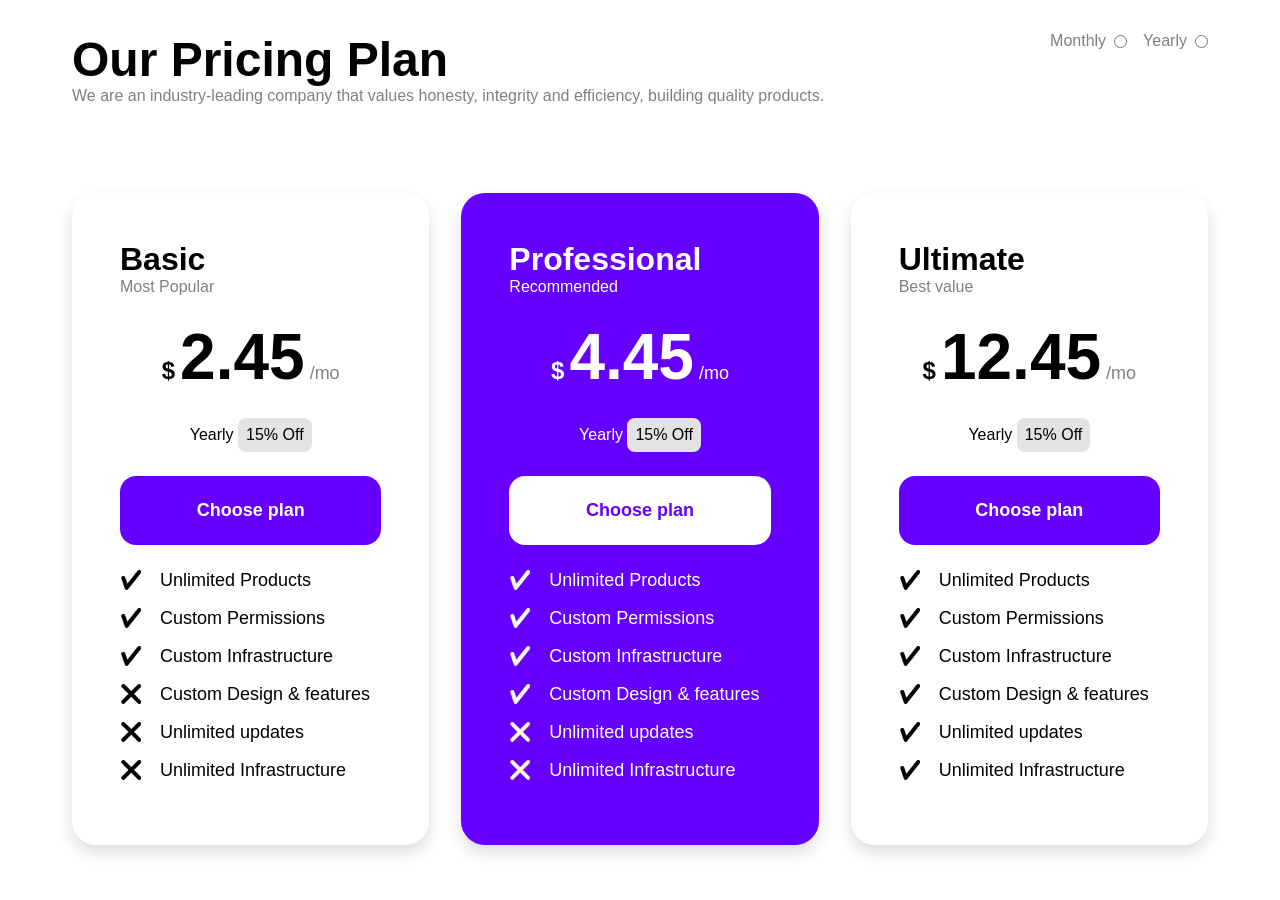
<file: index.html>
<!DOCTYPE html>
<html lang="en">

<head>
	<meta charset="UTF-8" />
	<meta http-equiv="X-UA-Compatible" content="IE=edge" />
	<meta name="viewport" content="width=device-width, initial-scale=1.0" />
	<title>Pricing Plan</title>

	<!-- Style -->
	<link rel="stylesheet" href="css/style.css" />
</head>

<body>
	<div class="container">

		<header>
			<div class="header-right">
				<h1>Our Pricing Plan</h1>
				<p>We are an industry-leading company that values honesty, integrity and efficiency, building quality
					products.
				</p>
			</div>

			<div class="period-selection">
				<div>
					<label for="period-monthly">Monthly</label>
					<input type="radio" id="period-monthly" name="period" value="Monthly">
				</div>
				<div>
					<label for="period-yearly">Yearly</label>
					<input type="radio" id="period-yearly" name="period" value="Yearly">
				</div>
			</div>
		</header>
		<main>
			<div class="row">
				<div class="pricing-card">
					<div class="card-header">
						<h2>Basic</h2>
						<p class="subtitle">Most Popular</p>
					</div>

					<div class="price">
						<span class="currency">$</span>
						<span class="amount">2.45</span>
						<span class="period">/mo</sè>
					</div>

					<div class="comparison">
						Yearly <span class="discount">15% Off</span>
					</div>

					<button class="btn btn-primary">Choose plan</button>
					<ul class="features-list">
						<li>
							<span class="icon-dark">✔️</span>
							<span>Unlimited Products</span>
						</li>
						<li>
							<span class="icon-dark">✔️</span>
							<span>Custom Permissions</span>
						</li>
						<li>
							<span class="icon-dark">✔️</span>
							<span>Custom Infrastructure</span>
						</li>
						<li>
							<span class="icon-dark">❌</span>
							<span>Custom Design & features</span>
						</li>
						<li>
							<span class="icon-dark">❌</span>
							<span>Unlimited updates</span>
						</li>
						<li>
							<span class="icon-dark">❌</span>
							<span>Unlimited Infrastructure</span>
						</li>
					</ul>

				</div>
				<div class="pricing-card highlight">
					<div class="card-header">
						<h2>Professional</h2>
						<p class="subtitle">Recommended</p>
					</div>

					<div class="price">
						<span class="currency">$</span>
						<span class="amount">4.45</span>
						<span class="period">/mo</sè>
					</div>

					<div class="comparison">
						Yearly <span class="discount">15% Off</span>
					</div>

					<button class="btn btn-primary">Choose plan</button>
					<ul class="features-list">
						<li>
							<span class="icon-light">✔️</span>
							<span>Unlimited Products</span>
						</li>
						<li>
							<span class="icon-light">✔️</span>
							<span>Custom Permissions</span>
						</li>
						<li>
							<span class="icon-light">✔️</span>
							<span>Custom Infrastructure</span>
						</li>
						<li>
							<span class="icon-light">✔️</span>
							<span>Custom Design & features</span>
						</li>
						<li>
							<span class="icon-light">❌</span>
							<span>Unlimited updates</span>
						</li>
						<li>
							<span class="icon-light">❌</span>
							<span>Unlimited Infrastructure</span>
						</li>
					</ul>

				</div>
				<div class="pricing-card">
					<div class="card-header">
						<h2>Ultimate</h2>
						<p class="subtitle">Best value</p>
					</div>

					<div class="price">
						<span class="currency">$</span>
						<span class="amount">12.45</span>
						<span class="period">/mo</sè>
					</div>

					<div class="comparison">
						Yearly <span class="discount">15% Off</span>
					</div>

					<button class="btn btn-primary">Choose plan</button>
					<ul class="features-list">
						<li>
							<span class="icon-dark">✔️</span>
							<span>Unlimited Products</span>
						</li>
						<li>
							<span class="icon-dark">✔️</span>
							<span>Custom Permissions</span>
						</li>
						<li>
							<span class="icon-dark">✔️</span>
							<span>Custom Infrastructure</span>
						</li>
						<li>
							<span class="icon-dark">✔️</span>
							<span>Custom Design & features</span>
						</li>
						<li>
							<span class="icon-dark">✔️</span>
							<span>Unlimited updates</span>
						</li>
						<li>
							<span class="icon-dark">✔️</span>
							<span>Unlimited Infrastructure</span>
						</li>
					</ul>

				</div>
			</div>
		</main>
	</div>
</body>

</html>
</file>
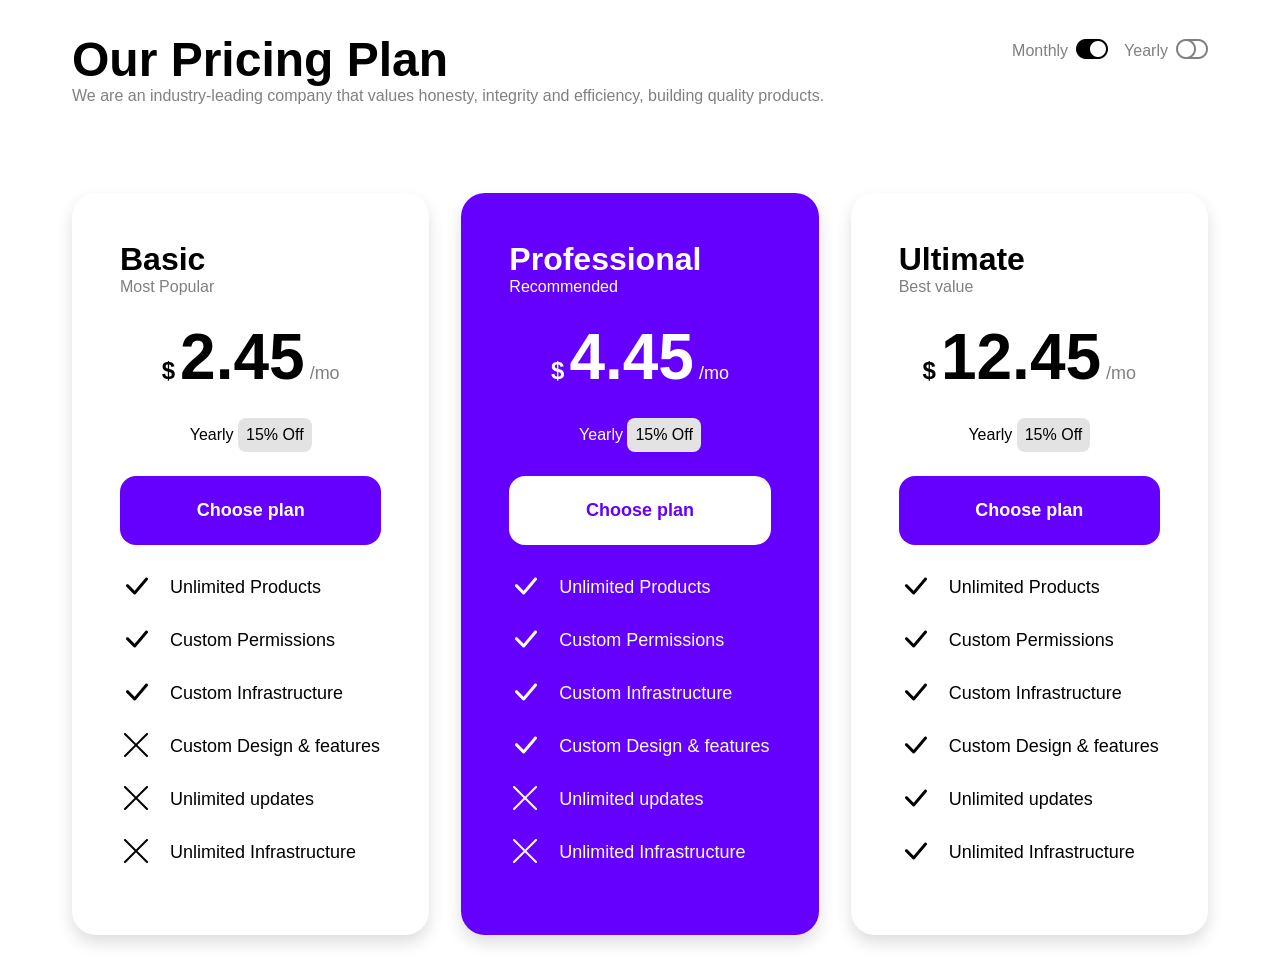
<file: icons.html>
<!DOCTYPE html>
<html lang="en">

<head>
	<meta charset="UTF-8" />
	<meta http-equiv="X-UA-Compatible" content="IE=edge" />
	<meta name="viewport" content="width=device-width, initial-scale=1.0" />
	<title>Pricing Plan</title>
	<!-- Bootstrap Icons: https://icons.getbootstrap.com/ -->
	<link rel="stylesheet" href="https://cdn.jsdelivr.net/npm/bootstrap-icons@1.13.1/font/bootstrap-icons.min.css">

	<!-- Style -->
	<link rel="stylesheet" href="css/style.css" />
</head>

<body>
	<div class="container">

		<header>
			<div class="header-right">
				<h1>Our Pricing Plan</h1>
				<p>We are an industry-leading company that values honesty, integrity and efficiency, building quality
					products.
				</p>
			</div>

			<div class="period-selection">
				<div>Monthly <i class="bi bi-toggle-on"></i></div>
				<div>Yearly <i class="bi bi-toggle-off"></i></div>
			</div>
		</header>
		<main>
			<div class="row">
				<div class="pricing-card">
					<div class="card-header">
						<h2>Basic</h2>
						<p class="subtitle">Most Popular</p>
					</div>

					<div class="price">
						<span class="currency">$</span>
						<span class="amount">2.45</span>
						<span class="period">/mo</sè>
					</div>

					<div class="comparison">
						Yearly <span class="discount">15% Off</span>
					</div>

					<button class="btn btn-primary">Choose plan</button>
					<ul class="features-list">
						<li>
							<i class="bi bi-check-lg"></i>
							<span>Unlimited Products</span>
						</li>
						<li>
							<i class="bi bi-check-lg"></i>
							<span>Custom Permissions</span>
						</li>
						<li>
							<i class="bi bi-check-lg"></i>
							<span>Custom Infrastructure</span>
						</li>
						<li>
							<i class="bi bi-x-lg"></i>
							<span>Custom Design & features</span>
						</li>
						<li>
							<i class="bi bi-x-lg"></i>
							<span>Unlimited updates</span>
						</li>
						<li>
							<i class="bi bi-x-lg"></i>
							<span>Unlimited Infrastructure</span>
						</li>
					</ul>

				</div>
				<div class="pricing-card highlight">
					<div class="card-header">
						<h2>Professional</h2>
						<p class="subtitle">Recommended</p>
					</div>

					<div class="price">
						<span class="currency">$</span>
						<span class="amount">4.45</span>
						<span class="period">/mo</sè>
					</div>

					<div class="comparison">
						Yearly <span class="discount">15% Off</span>
					</div>

					<button class="btn btn-primary">Choose plan</button>
					<ul class="features-list">
						<li>
							<i class="bi bi-check-lg"></i>
							<span>Unlimited Products</span>
						</li>
						<li>
							<i class="bi bi-check-lg"></i>
							<span>Custom Permissions</span>
						</li>
						<li>
							<i class="bi bi-check-lg"></i>
							<span>Custom Infrastructure</span>
						</li>
						<li>
							<i class="bi bi-check-lg"></i>
							<span>Custom Design & features</span>
						</li>
						<li>
							<i class="bi bi-x-lg"></i>
							<span>Unlimited updates</span>
						</li>
						<li>
							<i class="bi bi-x-lg"></i>
							<span>Unlimited Infrastructure</span>
						</li>
					</ul>

				</div>
				<div class="pricing-card">
					<div class="card-header">
						<h2>Ultimate</h2>
						<p class="subtitle">Best value</p>
					</div>

					<div class="price">
						<span class="currency">$</span>
						<span class="amount">12.45</span>
						<span class="period">/mo</sè>
					</div>

					<div class="comparison">
						Yearly <span class="discount">15% Off</span>
					</div>

					<button class="btn btn-primary">Choose plan</button>
					<ul class="features-list">
						<li>
							<i class="bi bi-check-lg"></i>
							<span>Unlimited Products</span>
						</li>
						<li>
							<i class="bi bi-check-lg"></i>
							<span>Custom Permissions</span>
						</li>
						<li>
							<i class="bi bi-check-lg"></i>
							<span>Custom Infrastructure</span>
						</li>
						<li>
							<i class="bi bi-check-lg"></i>
							<span>Custom Design & features</span>
						</li>
						<li>
							<i class="bi bi-check-lg"></i>
							<span>Unlimited updates</span>
						</li>
						<li>
							<i class="bi bi-check-lg"></i>
							<span>Unlimited Infrastructure</span>
						</li>
					</ul>

				</div>
			</div>
		</main>
	</div>
</body>

</html>
</file>
<file: css/style.css>
/* Reset */
* {
	margin: 0;
	padding: 0;
	box-sizing: border-box;
}

/* Generics */
body {
	font-family: sans-serif;
}

main {
	padding: 32px;
}

ul {
	list-style-type: none;
}

h1 {
	font-size: 48px;
}

header {
	padding: 32px;
	display: flex;
	flex-wrap: wrap;
	justify-content: space-between;
}

header p {
	color: #808080;
	margin-bottom: 24px;
}

.period-selection {
	/* grow serve a prendere tutta la riga quando andiamo daccapo su mobile, prova a disattivarlo per vedere la differenza */
	flex-grow: 1;
	display: flex;
	gap: 16px;
	font-size: 16px;
	justify-content: flex-end;
	align-items: flex-start;
	color: #808080;
}

.period-selection i {
	font-size: 32px;
}

.period-selection i.bi-toggle-on {
	/* valido solo per icone bootstrap (v. altro file) */
	color: #000;
}

.period-selection>* {
	gap: 8px;
	display: flex;
	align-items: center;
}

/* Utils */

.container {
	max-width: 1200px;
	margin: 0 auto;
}

.row {
	gap: 32px;
	display: flex;
	flex-wrap: wrap;
	justify-content: center;
}

/*  Cards */

.pricing-card {
	flex-grow: 1;
	flex-shrink: 0;
	width: calc(100% / 3 - 64px / 3);
	min-width: 350px;
	border-radius: 24px;
	padding: 48px;
	/* Box shadow leggero per le card */
	box-shadow: 0 8px 16px 0 #dedede;
}

.card-header {
	margin-bottom: 24px;
}

h2 {
	font-size: 32px;
}

.pricing-card .subtitle {
	color: #808080;
}

.price {
	font-size: 18px;
	text-align: center;
	margin-bottom: 24px;
}

.price .currency {
	font-weight: bold;
	font-size: 24px;
}

.price .amount {
	font-size: 64px;
	font-weight: bolder;
}

.price .period {
	color: #808080;
}

/*  Comparison */

.comparison {
	margin-bottom: 24px;
	text-align: center;
}

.comparison .discount {
	padding: 8px;
	border-radius: 8px;
	display: inline-flex;
	background-color: #e3e3e3;
}

/* Buttons */

.btn {
	font-size: 18px;
	outline: none;
	border: none;
	padding: 24px;
	border-radius: 16px;
	display: block;
	width: 100%;
	margin-bottom: 24px;
	font-size: 18px;
	font-weight: bold;
	color: #fff;
	background-color: #6500ff;
}

/* Lista Prodotti */
.features-list {
	font-size: 18px;
}

.features-list li {
	display: flex;
	gap: 18px;
	align-items: center;
	margin-bottom: 16px;
}

.icon-dark {
	filter: brightness(0);
}

.icon-light {
	filter: brightness(400%);
}

.features-list i.bi {
	/* valido solo per icone bootstrap (v. altro file) */
	font-size: 32px;
}

/* Evidenza */

.highlight.pricing-card {
	color: #fff;
	background-color: #6500ff;
}

.highlight .period,
.highlight .subtitle {
	color: #fff;
}

.highlight .discount {
	color: #000;
}

.highlight .btn {
	color: #6500ff;
	background-color: #fff;
}

/* CHICCA: Evidenza versione nesting */

.highlight {
	&.pricing-card {
		color: #fff;
		background-color: #6500ff;
	}

	.period,
	.subtitle {
		color: #fff;
	}

	.discount {
		color: #000;
	}

	.btn {
		color: #6500ff;
		background-color: #fff;
	}
}

/* BONUS */

.features-list {
	display: flex;
	flex-wrap: wrap;
	justify-content: space-around;
}

.features-list li {
	flex-basis: 320px;
	flex-shrink: 0;
}
</file>
